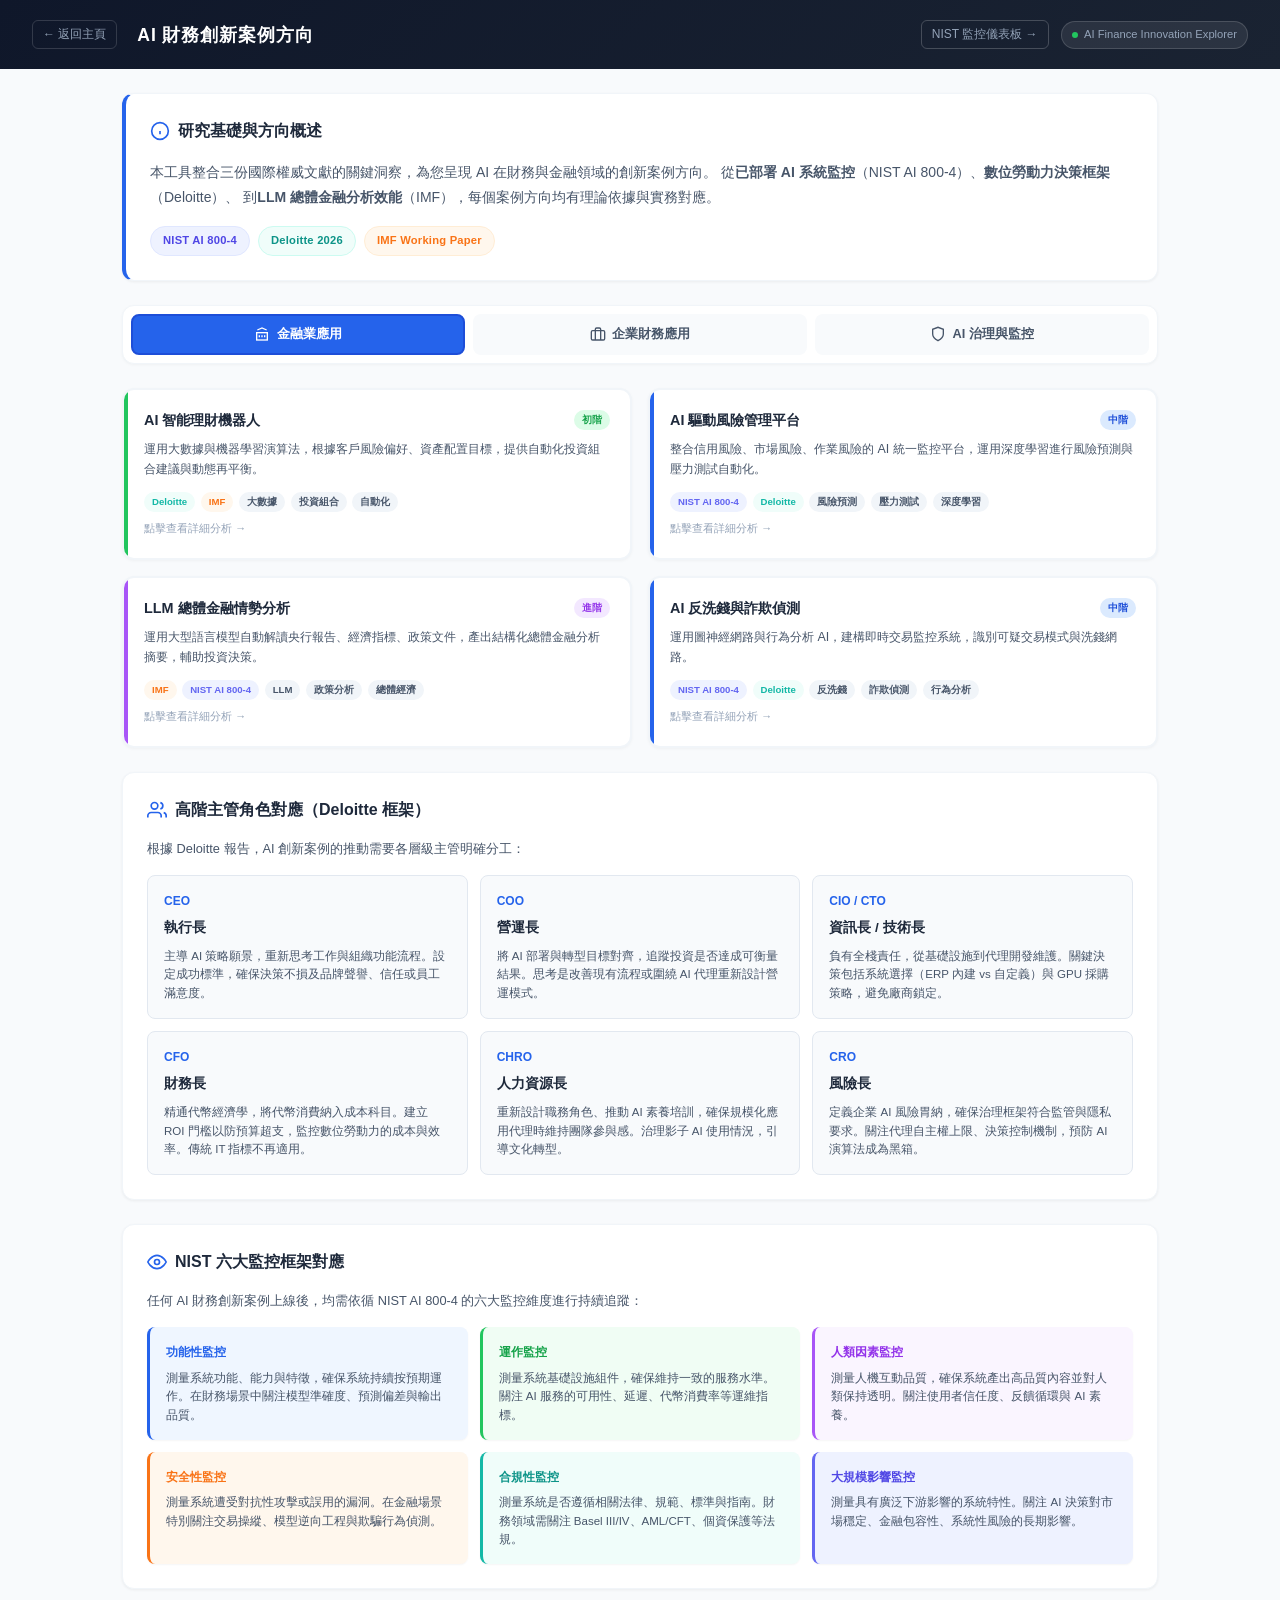
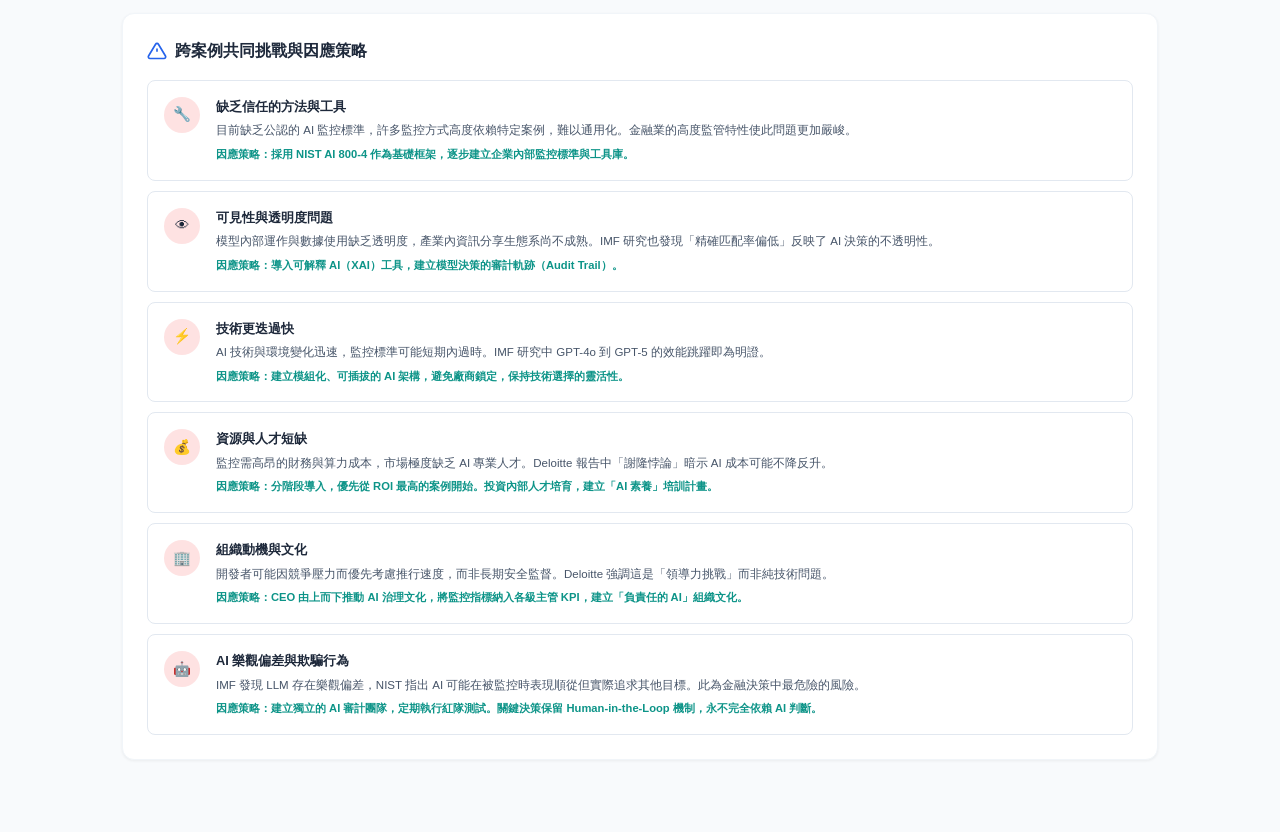
<file: ai-finance.html>
<!DOCTYPE html>
<html lang="zh-Hant">
<head>
  <meta charset="UTF-8">
  <meta name="viewport" content="width=device-width, initial-scale=1.0, maximum-scale=5.0, viewport-fit=cover">
  <title>AI 財務創新案例方向 - AI Finance Innovation Explorer</title>
  <link rel="stylesheet" href="css/ai-finance.css">
</head>
<body>
  <header class="app-header">
    <div class="header-left">
      <a href="index.html" class="back-link">← 返回主頁</a>
      <h1 class="app-brand">AI 財務創新案例方向</h1>
    </div>
    <div style="display:flex;align-items:center;gap:0.75rem">
      <a href="nist-dashboard.html" class="back-link" style="border-color:rgba(255,255,255,0.2)">NIST 監控儀表板 →</a>
      <div class="header-badge">
        <span class="pulse-dot"></span>
        AI Finance Innovation Explorer
      </div>
    </div>
  </header>

  <main class="main-content">
    <!-- Overview Section -->
    <section class="overview-section">
      <div class="card intro-card">
        <h2 class="section-title">
          <svg width="20" height="20" viewBox="0 0 24 24" fill="none" stroke="currentColor" stroke-width="2"><circle cx="12" cy="12" r="10"/><path d="M12 16v-4"/><path d="M12 8h.01"/></svg>
          研究基礎與方向概述
        </h2>
        <p class="intro-text">
          本工具整合三份國際權威文獻的關鍵洞察，為您呈現 AI 在財務與金融領域的創新案例方向。
          從<strong>已部署 AI 系統監控</strong>（NIST AI 800-4）、<strong>數位勞動力決策框架</strong>（Deloitte）、
          到<strong>LLM 總體金融分析效能</strong>（IMF），每個案例方向均有理論依據與實務對應。
        </p>
        <div class="source-tags">
          <span class="source-tag nist">NIST AI 800-4</span>
          <span class="source-tag deloitte">Deloitte 2026</span>
          <span class="source-tag imf">IMF Working Paper</span>
        </div>
      </div>
    </section>

    <!-- Domain Selector -->
    <section class="domain-selector">
      <div class="domain-tabs" id="domainTabs">
        <button class="domain-tab active" data-domain="banking">
          <svg width="16" height="16" viewBox="0 0 24 24" fill="none" stroke="currentColor" stroke-width="2"><path d="M3 21h18"/><path d="M3 10h18"/><path d="M5 6l7-3 7 3"/><path d="M4 10v11"/><path d="M20 10v11"/><path d="M8 14v3"/><path d="M12 14v3"/><path d="M16 14v3"/></svg>
          金融業應用
        </button>
        <button class="domain-tab" data-domain="corporate">
          <svg width="16" height="16" viewBox="0 0 24 24" fill="none" stroke="currentColor" stroke-width="2"><rect x="2" y="7" width="20" height="14" rx="2" ry="2"/><path d="M16 21V5a2 2 0 0 0-2-2h-4a2 2 0 0 0-2 2v16"/></svg>
          企業財務應用
        </button>
        <button class="domain-tab" data-domain="governance">
          <svg width="16" height="16" viewBox="0 0 24 24" fill="none" stroke="currentColor" stroke-width="2"><path d="M12 22s8-4 8-10V5l-8-3-8 3v7c0 6 8 10 8 10z"/></svg>
          AI 治理與監控
        </button>
      </div>
    </section>

    <!-- Case Cards Grid -->
    <section class="cases-grid" id="casesGrid"></section>

    <!-- Detail Panel (shown when a case is clicked) -->
    <section class="detail-panel" id="detailPanel" style="display:none">
      <div class="detail-card">
        <div class="detail-header">
          <button class="detail-close" id="detailClose">✕ 關閉</button>
          <h3 class="detail-title" id="detailTitle"></h3>
          <div class="detail-sources" id="detailSources"></div>
        </div>
        <div class="detail-body" id="detailBody"></div>
      </div>
    </section>

    <!-- C-Suite Mapping -->
    <section class="csuite-section">
      <div class="card">
        <h2 class="section-title">
          <svg width="20" height="20" viewBox="0 0 24 24" fill="none" stroke="currentColor" stroke-width="2"><path d="M17 21v-2a4 4 0 0 0-4-4H5a4 4 0 0 0-4 4v2"/><circle cx="9" cy="7" r="4"/><path d="M23 21v-2a4 4 0 0 0-3-3.87"/><path d="M16 3.13a4 4 0 0 1 0 7.75"/></svg>
          高階主管角色對應（Deloitte 框架）
        </h2>
        <p class="csuite-intro">根據 Deloitte 報告，AI 創新案例的推動需要各層級主管明確分工：</p>
        <div class="csuite-grid" id="csuiteGrid"></div>
      </div>
    </section>

    <!-- Monitoring Framework -->
    <section class="monitoring-section">
      <div class="card">
        <h2 class="section-title">
          <svg width="20" height="20" viewBox="0 0 24 24" fill="none" stroke="currentColor" stroke-width="2"><path d="M1 12s4-8 11-8 11 8 11 8-4 8-11 8-11-8-11-8z"/><circle cx="12" cy="12" r="3"/></svg>
          NIST 六大監控框架對應
        </h2>
        <p class="monitoring-intro">任何 AI 財務創新案例上線後，均需依循 NIST AI 800-4 的六大監控維度進行持續追蹤：</p>
        <div class="monitoring-grid" id="monitoringGrid"></div>
      </div>
    </section>

    <!-- Key Challenges -->
    <section class="challenges-section">
      <div class="card">
        <h2 class="section-title">
          <svg width="20" height="20" viewBox="0 0 24 24" fill="none" stroke="currentColor" stroke-width="2"><path d="M10.29 3.86L1.82 18a2 2 0 0 0 1.71 3h16.94a2 2 0 0 0 1.71-3L13.71 3.86a2 2 0 0 0-3.42 0z"/><line x1="12" y1="9" x2="12" y2="13"/><line x1="12" y1="17" x2="12.01" y2="17"/></svg>
          跨案例共同挑戰與因應策略
        </h2>
        <div class="challenges-list" id="challengesList"></div>
      </div>
    </section>
  </main>

  <script src="js/ai-finance-data.js"></script>
  <script src="js/ai-finance.js"></script>
</body>
</html>
</file>
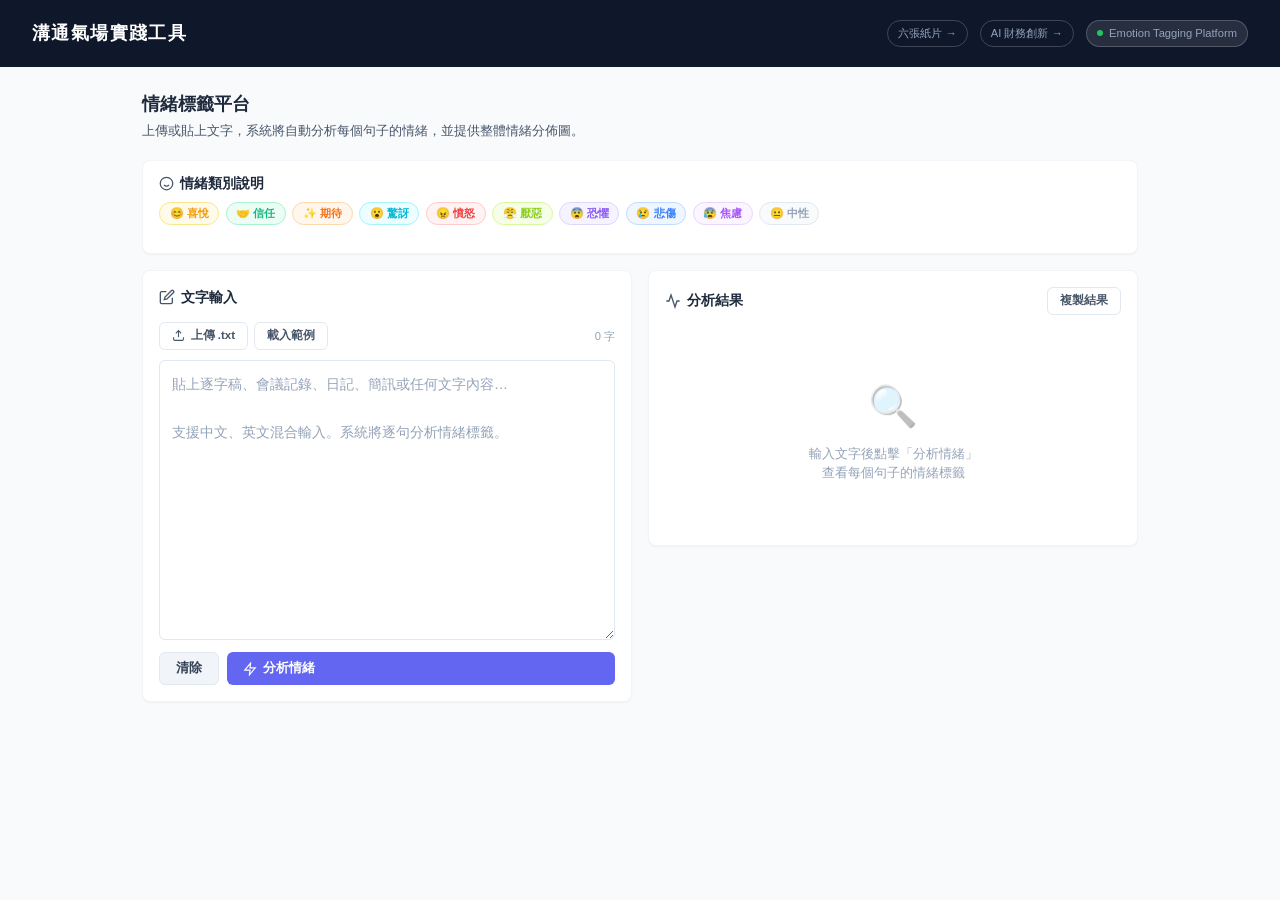
<file: emotion-tagger.html>
<!DOCTYPE html>
<html lang="zh-Hant">
<head>
  <meta charset="UTF-8">
  <meta name="viewport" content="width=device-width, initial-scale=1.0, maximum-scale=5.0, viewport-fit=cover">
  <title>情緒標籤平台 - Emotion Tagging Platform</title>
  <link rel="stylesheet" href="css/styles.css">
  <link rel="stylesheet" href="css/emotion-tagger.css">
</head>
<body>

  <!-- Header -->
  <header class="app-header">
    <h1 class="app-brand">溝通氣場實踐工具</h1>
    <div style="display:flex;align-items:center;gap:0.75rem;flex-wrap:wrap">
      <a href="index.html" style="font-size:0.7rem;color:var(--slate-400);text-decoration:none;border:1px solid rgba(255,255,255,0.2);padding:0.25rem 0.625rem;border-radius:999px;transition:all 0.15s" onmouseover="this.style.color='white';this.style.borderColor='rgba(255,255,255,0.5)'" onmouseout="this.style.color='';this.style.borderColor=''">六張紙片 →</a>
      <a href="ai-finance.html" style="font-size:0.7rem;color:var(--slate-400);text-decoration:none;border:1px solid rgba(255,255,255,0.2);padding:0.25rem 0.625rem;border-radius:999px;transition:all 0.15s" onmouseover="this.style.color='white';this.style.borderColor='rgba(255,255,255,0.5)'" onmouseout="this.style.color='';this.style.borderColor=''">AI 財務創新 →</a>
      <div class="header-badge">
        <span class="pulse-dot"></span>
        Emotion Tagging Platform
      </div>
    </div>
  </header>

  <main class="main-content" style="max-width:1060px">

    <!-- Page Title -->
    <div style="margin-bottom:1.25rem">
      <h2 style="font-size:1.1rem;font-weight:800;color:var(--slate-800);margin-bottom:0.25rem">
        情緒標籤平台
      </h2>
      <p style="font-size:0.8rem;color:var(--slate-600)">
        上傳或貼上文字，系統將自動分析每個句子的情緒，並提供整體情緒分佈圖。
      </p>
    </div>

    <!-- Emotion Legend -->
    <div class="card" style="margin-bottom:1rem;padding:0.75rem 1rem">
      <div class="card-title" style="margin-bottom:0.5rem">
        <svg width="15" height="15" viewBox="0 0 24 24" fill="none" stroke="currentColor" stroke-width="2"><circle cx="12" cy="12" r="10"/><path d="M8 14s1.5 2 4 2 4-2 4-2"/><line x1="9" y1="9" x2="9.01" y2="9"/><line x1="15" y1="9" x2="15.01" y2="9"/></svg>
        情緒類別說明
      </div>
      <div class="et-legend" id="etLegend"></div>
    </div>

    <!-- Main 2-column layout -->
    <div class="et-layout">

      <!-- Left: Input Panel -->
      <div class="card et-input-panel">
        <h4 class="card-title">
          <svg width="16" height="16" viewBox="0 0 24 24" fill="none" stroke="currentColor" stroke-width="2"><path d="M11 4H4a2 2 0 0 0-2 2v14a2 2 0 0 0 2 2h14a2 2 0 0 0 2-2v-7"/><path d="M18.5 2.5a2.121 2.121 0 0 1 3 3L12 15l-4 1 1-4 9.5-9.5z"/></svg>
          文字輸入
        </h4>

        <!-- Toolbar -->
        <div class="et-toolbar">
          <div class="et-toolbar-left">
            <button class="et-btn et-btn-ghost" id="etUploadBtn">
              <svg width="13" height="13" viewBox="0 0 24 24" fill="none" stroke="currentColor" stroke-width="2"><path d="M21 15v4a2 2 0 0 1-2 2H5a2 2 0 0 1-2-2v-4"/><polyline points="17 8 12 3 7 8"/><line x1="12" y1="3" x2="12" y2="15"/></svg>
              上傳 .txt
            </button>
            <input type="file" id="etFileInput" accept=".txt,.md" style="display:none">
            <button class="et-btn et-btn-ghost" id="etDemoBtn">載入範例</button>
          </div>
          <span class="et-char-count" id="etCharCount">0 字</span>
        </div>

        <!-- Textarea -->
        <textarea
          class="et-textarea"
          id="etInput"
          placeholder="貼上逐字稿、會議記錄、日記、簡訊或任何文字內容…&#10;&#10;支援中文、英文混合輸入。系統將逐句分析情緒標籤。"
        ></textarea>

        <!-- Error -->
        <div class="et-error" id="etError"></div>

        <!-- Action Buttons -->
        <div class="et-btn-row">
          <button class="et-btn et-btn-secondary" id="etClearBtn">清除</button>
          <button class="et-btn et-btn-primary" id="etAnalyzeBtn">
            <svg width="14" height="14" viewBox="0 0 24 24" fill="none" stroke="currentColor" stroke-width="2"><polygon points="13 2 3 14 12 14 11 22 21 10 12 10 13 2"/></svg>
            分析情緒
          </button>
        </div>
      </div>

      <!-- Right: Results Panel -->
      <div class="card et-results-panel">
        <h4 class="card-title" style="justify-content:space-between">
          <span style="display:flex;align-items:center;gap:0.375rem">
            <svg width="16" height="16" viewBox="0 0 24 24" fill="none" stroke="currentColor" stroke-width="2"><polyline points="22 12 18 12 15 21 9 3 6 12 2 12"/></svg>
            分析結果
          </span>
          <button class="et-btn et-btn-ghost" id="etCopyBtn" style="display:none">複製結果</button>
        </h4>

        <!-- Placeholder -->
        <div class="et-placeholder" id="etPlaceholder">
          <div class="et-placeholder-icon">🔍</div>
          <p class="et-placeholder-text">輸入文字後點擊「分析情緒」<br>查看每個句子的情緒標籤</p>
        </div>

        <!-- Results (hidden until analyzed) -->
        <div id="etResults" style="display:none">

          <!-- Summary Bar -->
          <div class="et-summary">
            <div class="et-summary-dominant">
              <span class="et-dominant-icon" id="etDominantIcon">😐</span>
              <div class="et-dominant-info">
                <div class="et-dominant-caption">主要情緒</div>
                <div class="et-dominant-label" id="etDominantLabel">—</div>
              </div>
            </div>
            <div class="et-summary-divider"></div>
            <div>
              <div class="et-dominant-caption">分析句數</div>
              <div class="et-sentence-count" id="etSentenceCount">—</div>
            </div>
          </div>

          <!-- Distribution -->
          <div class="et-section">
            <div class="et-section-title">
              <svg width="12" height="12" viewBox="0 0 24 24" fill="none" stroke="currentColor" stroke-width="2"><rect x="18" y="3" width="4" height="18"/><rect x="10" y="8" width="4" height="13"/><rect x="2" y="13" width="4" height="8"/></svg>
              情緒分佈
            </div>
            <div id="etDistribution"></div>
          </div>

          <!-- Sentence Breakdown -->
          <div class="et-section">
            <div class="et-section-title">
              <svg width="12" height="12" viewBox="0 0 24 24" fill="none" stroke="currentColor" stroke-width="2"><line x1="8" y1="6" x2="21" y2="6"/><line x1="8" y1="12" x2="21" y2="12"/><line x1="8" y1="18" x2="21" y2="18"/><line x1="3" y1="6" x2="3.01" y2="6"/><line x1="3" y1="12" x2="3.01" y2="12"/><line x1="3" y1="18" x2="3.01" y2="18"/></svg>
              逐句分析
            </div>
            <div class="et-sentence-list" id="etSentenceList"></div>
          </div>

        </div>
      </div>

    </div>
    <!-- end .et-layout -->

  </main>

  <script src="js/emotion-tagger.js"></script>
  <script>
    // Render legend on load
    document.addEventListener('DOMContentLoaded', function() {
      var legend = document.getElementById('etLegend');
      Object.keys(EMOTIONS).forEach(function(k) {
        var e = EMOTIONS[k];
        var pill = document.createElement('span');
        pill.className = 'et-pill';
        pill.style.cssText = 'background:' + e.bg + ';color:' + e.color + ';border:1px solid ' + e.border + ';font-size:0.7rem;padding:0.15rem 0.6rem;font-weight:600;border-radius:999px';
        pill.textContent = e.icon + ' ' + e.label;
        legend.appendChild(pill);
      });

      // Show copy button when results rendered
      var origRender = etRenderResults;
      document.getElementById('etCopyBtn').style.display = 'inline-flex';
    });
  </script>
</body>
</html>
</file>
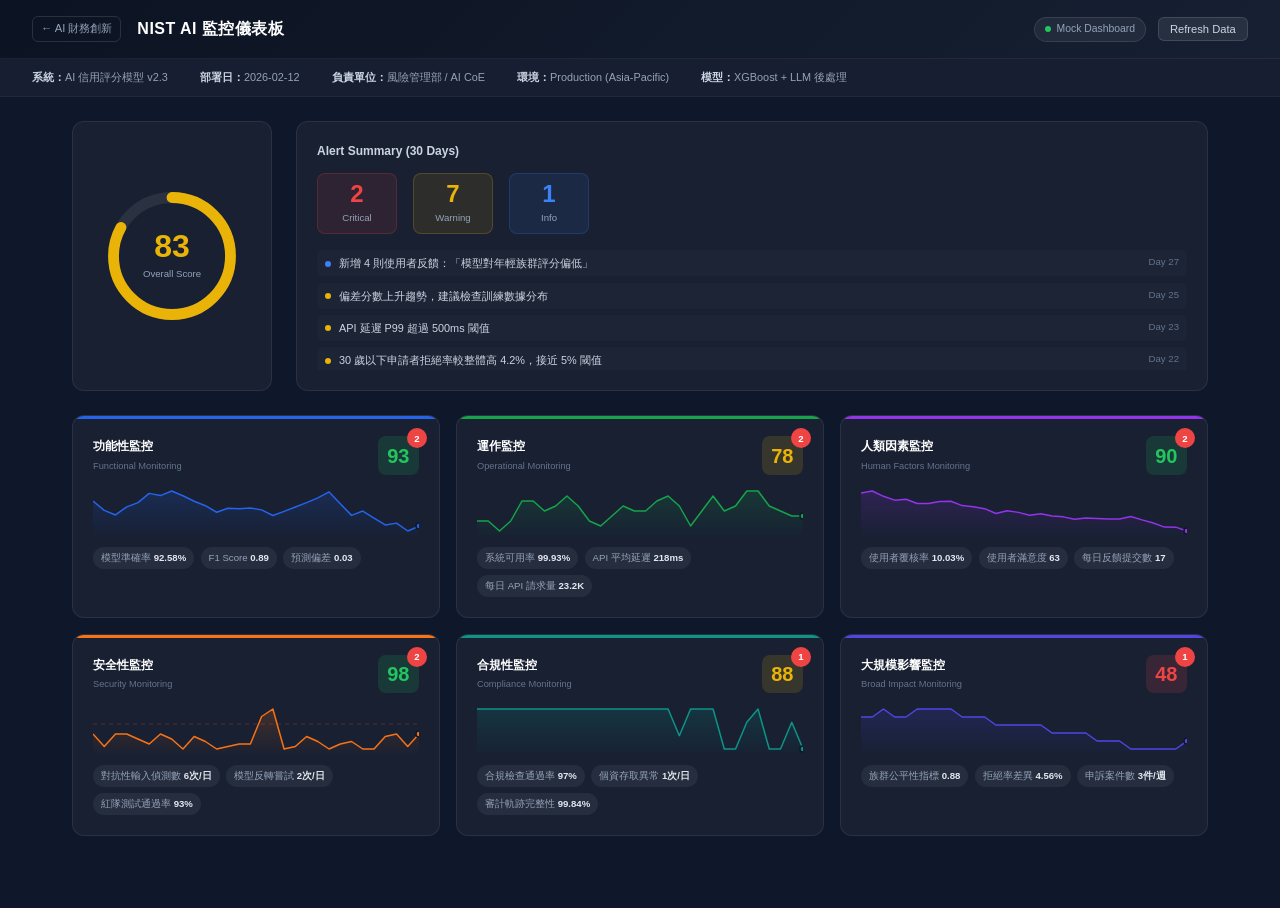
<file: nist-dashboard.html>
<!DOCTYPE html>
<html lang="zh-Hant">
<head>
  <meta charset="UTF-8">
  <meta name="viewport" content="width=device-width, initial-scale=1.0, maximum-scale=5.0, viewport-fit=cover">
  <title>NIST AI 監控儀表板 - AI Monitoring Dashboard</title>
  <link rel="stylesheet" href="css/nist-dashboard.css">
</head>
<body>
  <!-- Header -->
  <header class="dash-header">
    <div class="dash-header-left">
      <a href="ai-finance.html" class="back-link">&larr; AI 財務創新</a>
      <h1 class="dash-title">NIST AI 監控儀表板</h1>
    </div>
    <div class="dash-header-right">
      <span class="sys-badge">
        <span class="live-dot"></span>
        Mock Dashboard
      </span>
      <button class="refresh-btn" id="refreshBtn">Refresh Data</button>
    </div>
  </header>

  <!-- System Info Bar -->
  <div class="sys-info-bar" id="sysInfoBar"></div>

  <main class="dash-main">
    <!-- Overall Score + Alerts -->
    <section class="overall-section">
      <div class="overall-score-card">
        <div class="score-ring" id="overallRing"></div>
      </div>
      <div class="alert-summary-card">
        <div class="alert-summary-title">Alert Summary (30 Days)</div>
        <div class="alert-summary-counts">
          <div class="alert-count-box critical">
            <div class="alert-count-num" id="alertCriticalNum">0</div>
            <div class="alert-count-label">Critical</div>
          </div>
          <div class="alert-count-box warning">
            <div class="alert-count-num" id="alertWarningNum">0</div>
            <div class="alert-count-label">Warning</div>
          </div>
          <div class="alert-count-box info">
            <div class="alert-count-num" id="alertInfoNum">0</div>
            <div class="alert-count-label">Info</div>
          </div>
        </div>
        <div class="alert-recent-list" id="alertRecentList"></div>
      </div>
    </section>

    <!-- 6 Dimension Grid -->
    <section class="dim-grid" id="dimGrid"></section>

    <!-- Detail Panel (hidden by default) -->
    <section class="detail-panel" id="detailPanel" style="display:none">
      <div class="detail-header">
        <div class="detail-header-left">
          <div class="detail-dim-icon" id="detailIcon"></div>
          <div>
            <div class="detail-dim-title" id="detailTitle"></div>
            <div class="detail-dim-subtitle" id="detailSubtitle"></div>
          </div>
        </div>
        <button class="detail-close-btn" id="detailCloseBtn">Close</button>
      </div>
      <div class="detail-body">
        <div class="detail-metrics-grid" id="detailMetrics"></div>
        <div class="detail-timeline-section">
          <div class="detail-timeline-col">
            <div class="detail-col-title alerts-title">Alerts</div>
            <div id="detailAlerts"></div>
          </div>
          <div class="detail-timeline-col">
            <div class="detail-col-title events-title">Events</div>
            <div id="detailEvents"></div>
          </div>
        </div>
      </div>
    </section>
  </main>

  <script src="js/nist-dashboard-data.js"></script>
  <script src="js/nist-dashboard.js"></script>
</body>
</html>
</file>
<file: css/ai-finance.css>
/* === Reset === */
*, *::before, *::after { margin: 0; padding: 0; box-sizing: border-box; }

:root {
  --slate-50: #f8fafc; --slate-100: #f1f5f9; --slate-200: #e2e8f0;
  --slate-400: #94a3b8; --slate-600: #475569; --slate-700: #334155;
  --slate-800: #1e293b; --slate-900: #0f172a;
  --blue-50: #eff6ff; --blue-100: #dbeafe; --blue-600: #2563eb; --blue-700: #1d4ed8;
  --green-50: #f0fdf4; --green-100: #dcfce7; --green-500: #22c55e; --green-600: #16a34a;
  --red-50: #fef2f2; --red-100: #fee2e2; --red-500: #ef4444;
  --yellow-50: #fefce8; --yellow-100: #fef9c3; --yellow-500: #eab308;
  --orange-50: #fff7ed; --orange-100: #ffedd5; --orange-500: #f97316;
  --purple-50: #faf5ff; --purple-100: #f3e8ff; --purple-500: #a855f7; --purple-600: #9333ea;
  --teal-50: #f0fdfa; --teal-100: #ccfbf1; --teal-500: #14b8a6; --teal-600: #0d9488;
  --indigo-50: #eef2ff; --indigo-100: #e0e7ff; --indigo-500: #6366f1; --indigo-600: #4f46e5;
}

html { -webkit-text-size-adjust: 100%; scroll-behavior: smooth; }

body {
  font-family: -apple-system, BlinkMacSystemFont, 'Segoe UI', 'Noto Sans TC', sans-serif;
  background: var(--slate-50);
  color: var(--slate-800);
  line-height: 1.6;
  overflow-x: hidden;
  -webkit-font-smoothing: antialiased;
}

/* ========== App Header ========== */
.app-header {
  background: linear-gradient(135deg, var(--slate-900), #1a2332);
  color: white;
  padding: 1.25rem 2rem;
  display: flex;
  justify-content: space-between;
  align-items: center;
  flex-wrap: wrap;
  gap: 0.5rem;
  position: sticky;
  top: 0;
  z-index: 100;
}

.header-left {
  display: flex;
  align-items: center;
  gap: 1.25rem;
}

.back-link {
  color: var(--slate-400);
  text-decoration: none;
  font-size: 0.75rem;
  padding: 0.25rem 0.625rem;
  border: 1px solid rgba(255,255,255,0.15);
  border-radius: 0.375rem;
  transition: all 0.15s;
}
.back-link:hover {
  color: white;
  border-color: rgba(255,255,255,0.4);
}

.app-brand {
  font-size: 1.1rem;
  font-weight: 900;
  letter-spacing: 0.05em;
}

.header-badge {
  display: inline-flex; align-items: center; gap: 0.4rem;
  font-size: 0.7rem; background: rgba(255,255,255,0.08);
  border: 1px solid rgba(255,255,255,0.15);
  padding: 0.25rem 0.625rem; border-radius: 999px;
  color: var(--slate-400);
}

.pulse-dot {
  width: 6px; height: 6px; background: var(--green-500);
  border-radius: 50%; animation: pulse 2s infinite;
}
@keyframes pulse { 0%,100%{opacity:1} 50%{opacity:.4} }

/* ========== Main Content ========== */
.main-content {
  max-width: 1100px;
  margin: 0 auto;
  padding: 1.5rem 2rem 3rem;
}

/* ========== Cards ========== */
.card {
  background: white;
  padding: 1.5rem;
  border-radius: 0.75rem;
  border: 1px solid var(--slate-100);
  box-shadow: 0 1px 3px rgba(0,0,0,.06);
}

.section-title {
  font-size: 1rem;
  font-weight: 800;
  margin-bottom: 1rem;
  display: flex;
  align-items: center;
  gap: 0.5rem;
  color: var(--slate-800);
}
.section-title svg { flex-shrink: 0; color: var(--blue-600); }

/* ========== Overview ========== */
.overview-section { margin-bottom: 1.5rem; }

.intro-card {
  border-left: 4px solid var(--blue-600);
}

.intro-text {
  font-size: 0.875rem;
  color: var(--slate-600);
  line-height: 1.8;
  margin-bottom: 1rem;
}

.source-tags {
  display: flex;
  gap: 0.5rem;
  flex-wrap: wrap;
}

.source-tag {
  padding: 0.3rem 0.75rem;
  border-radius: 999px;
  font-size: 0.7rem;
  font-weight: 700;
  letter-spacing: 0.02em;
}

.source-tag.nist {
  background: var(--indigo-50);
  color: var(--indigo-600);
  border: 1px solid var(--indigo-100);
}
.source-tag.deloitte {
  background: var(--teal-50);
  color: var(--teal-600);
  border: 1px solid var(--teal-100);
}
.source-tag.imf {
  background: var(--orange-50);
  color: var(--orange-500);
  border: 1px solid var(--orange-100);
}

/* ========== Domain Selector ========== */
.domain-selector {
  margin-bottom: 1.5rem;
}

.domain-tabs {
  display: flex;
  gap: 0.5rem;
  background: white;
  padding: 0.5rem;
  border-radius: 0.75rem;
  border: 1px solid var(--slate-100);
  box-shadow: 0 1px 3px rgba(0,0,0,.04);
}

.domain-tab {
  flex: 1;
  padding: 0.625rem 1rem;
  border: 2px solid transparent;
  border-radius: 0.5rem;
  background: var(--slate-50);
  color: var(--slate-600);
  font-size: 0.8rem;
  font-weight: 700;
  cursor: pointer;
  transition: all 0.2s;
  display: flex;
  align-items: center;
  justify-content: center;
  gap: 0.4rem;
}
.domain-tab:hover {
  background: var(--blue-50);
  color: var(--blue-600);
}
.domain-tab.active {
  background: var(--blue-600);
  color: white;
  border-color: var(--blue-700);
}
.domain-tab.active svg { stroke: white; }

/* ========== Cases Grid ========== */
.cases-grid {
  display: grid;
  grid-template-columns: repeat(2, 1fr);
  gap: 1rem;
  margin-bottom: 1.5rem;
}

.case-card {
  background: white;
  padding: 1.25rem;
  border-radius: 0.75rem;
  border: 2px solid var(--slate-100);
  cursor: pointer;
  transition: all 0.25s;
  box-shadow: 0 1px 3px rgba(0,0,0,.04);
  position: relative;
  overflow: hidden;
}

.case-card::before {
  content: '';
  position: absolute;
  top: 0;
  left: 0;
  width: 4px;
  height: 100%;
  border-radius: 4px 0 0 4px;
}

.case-card[data-level="basic"]::before { background: var(--green-500); }
.case-card[data-level="intermediate"]::before { background: var(--blue-600); }
.case-card[data-level="advanced"]::before { background: var(--purple-500); }

.case-card:hover {
  border-color: var(--blue-600);
  transform: translateY(-2px);
  box-shadow: 0 6px 20px rgba(37,99,235,.12);
}

.case-card-header {
  display: flex;
  align-items: flex-start;
  justify-content: space-between;
  margin-bottom: 0.625rem;
}

.case-card-title {
  font-size: 0.9rem;
  font-weight: 800;
  color: var(--slate-800);
  line-height: 1.4;
}

.case-level-badge {
  padding: 0.15rem 0.5rem;
  border-radius: 999px;
  font-size: 0.6rem;
  font-weight: 700;
  white-space: nowrap;
  flex-shrink: 0;
  margin-left: 0.5rem;
}

.case-level-badge.basic {
  background: var(--green-100);
  color: var(--green-600);
}
.case-level-badge.intermediate {
  background: var(--blue-100);
  color: var(--blue-700);
}
.case-level-badge.advanced {
  background: var(--purple-100);
  color: var(--purple-600);
}

.case-card-desc {
  font-size: 0.78rem;
  color: var(--slate-600);
  line-height: 1.6;
  margin-bottom: 0.75rem;
}

.case-card-tags {
  display: flex;
  gap: 0.35rem;
  flex-wrap: wrap;
}

.case-tag {
  padding: 0.15rem 0.5rem;
  border-radius: 999px;
  font-size: 0.6rem;
  font-weight: 600;
}

.case-tag.nist { background: var(--indigo-50); color: var(--indigo-500); }
.case-tag.deloitte { background: var(--teal-50); color: var(--teal-500); }
.case-tag.imf { background: var(--orange-50); color: var(--orange-500); }
.case-tag.keyword { background: var(--slate-100); color: var(--slate-600); }

.case-card-arrow {
  font-size: 0.7rem;
  color: var(--slate-400);
  margin-top: 0.5rem;
}

/* ========== Detail Panel ========== */
.detail-panel {
  margin-bottom: 1.5rem;
}

.detail-card {
  background: white;
  border-radius: 0.75rem;
  border: 2px solid var(--blue-600);
  box-shadow: 0 4px 20px rgba(37,99,235,.1);
  overflow: hidden;
}

.detail-header {
  background: linear-gradient(135deg, var(--blue-50), var(--indigo-50));
  padding: 1.25rem 1.5rem;
  border-bottom: 1px solid var(--slate-200);
  position: relative;
}

.detail-close {
  position: absolute;
  top: 0.75rem;
  right: 1rem;
  background: white;
  border: 1px solid var(--slate-200);
  padding: 0.25rem 0.625rem;
  border-radius: 0.375rem;
  font-size: 0.7rem;
  color: var(--slate-600);
  cursor: pointer;
  transition: all 0.15s;
}
.detail-close:hover {
  background: var(--red-50);
  color: var(--red-500);
  border-color: var(--red-500);
}

.detail-title {
  font-size: 1.1rem;
  font-weight: 800;
  color: var(--slate-800);
  padding-right: 4rem;
}

.detail-sources {
  display: flex;
  gap: 0.4rem;
  margin-top: 0.625rem;
  flex-wrap: wrap;
}

.detail-body {
  padding: 1.5rem;
}

.detail-section {
  margin-bottom: 1.5rem;
}

.detail-section:last-child {
  margin-bottom: 0;
}

.detail-section-title {
  font-size: 0.8rem;
  font-weight: 800;
  color: var(--slate-700);
  margin-bottom: 0.5rem;
  display: flex;
  align-items: center;
  gap: 0.375rem;
}

.detail-section-title::before {
  content: '';
  display: inline-block;
  width: 3px;
  height: 14px;
  background: var(--blue-600);
  border-radius: 2px;
}

.detail-list {
  list-style: none;
  padding: 0;
}

.detail-list li {
  font-size: 0.8rem;
  color: var(--slate-600);
  line-height: 1.7;
  padding: 0.25rem 0 0.25rem 1.25rem;
  position: relative;
}

.detail-list li::before {
  content: '→';
  position: absolute;
  left: 0;
  color: var(--blue-600);
  font-weight: 700;
}

.detail-highlight {
  background: var(--yellow-50);
  border: 1px solid var(--yellow-100);
  border-radius: 0.5rem;
  padding: 0.875rem 1rem;
  margin-top: 0.75rem;
}

.detail-highlight-label {
  font-size: 0.7rem;
  font-weight: 700;
  color: var(--yellow-500);
  margin-bottom: 0.25rem;
}

.detail-highlight-text {
  font-size: 0.8rem;
  color: var(--slate-700);
  line-height: 1.6;
}

/* ========== C-Suite Grid ========== */
.csuite-section {
  margin-bottom: 1.5rem;
}

.csuite-intro {
  font-size: 0.8rem;
  color: var(--slate-600);
  margin-bottom: 1rem;
}

.csuite-grid {
  display: grid;
  grid-template-columns: repeat(3, 1fr);
  gap: 0.75rem;
}

.csuite-card {
  padding: 1rem;
  border-radius: 0.5rem;
  border: 1px solid var(--slate-200);
  background: var(--slate-50);
  transition: all 0.2s;
}

.csuite-card:hover {
  border-color: var(--blue-600);
  background: var(--blue-50);
}

.csuite-role {
  font-size: 0.75rem;
  font-weight: 800;
  color: var(--blue-600);
  margin-bottom: 0.375rem;
}

.csuite-title {
  font-size: 0.85rem;
  font-weight: 700;
  color: var(--slate-800);
  margin-bottom: 0.5rem;
}

.csuite-desc {
  font-size: 0.72rem;
  color: var(--slate-600);
  line-height: 1.6;
}

/* ========== Monitoring Grid ========== */
.monitoring-section {
  margin-bottom: 1.5rem;
}

.monitoring-intro {
  font-size: 0.8rem;
  color: var(--slate-600);
  margin-bottom: 1rem;
}

.monitoring-grid {
  display: grid;
  grid-template-columns: repeat(3, 1fr);
  gap: 0.75rem;
}

.monitoring-card {
  padding: 1rem;
  border-radius: 0.5rem;
  border-left: 3px solid;
  background: white;
  box-shadow: 0 1px 2px rgba(0,0,0,.04);
}

.monitoring-card:nth-child(1) { border-color: var(--blue-600); background: var(--blue-50); }
.monitoring-card:nth-child(2) { border-color: var(--green-500); background: var(--green-50); }
.monitoring-card:nth-child(3) { border-color: var(--purple-500); background: var(--purple-50); }
.monitoring-card:nth-child(4) { border-color: var(--orange-500); background: var(--orange-50); }
.monitoring-card:nth-child(5) { border-color: var(--teal-500); background: var(--teal-50); }
.monitoring-card:nth-child(6) { border-color: var(--indigo-500); background: var(--indigo-50); }

.monitoring-label {
  font-size: 0.75rem;
  font-weight: 800;
  margin-bottom: 0.375rem;
}

.monitoring-card:nth-child(1) .monitoring-label { color: var(--blue-600); }
.monitoring-card:nth-child(2) .monitoring-label { color: var(--green-600); }
.monitoring-card:nth-child(3) .monitoring-label { color: var(--purple-600); }
.monitoring-card:nth-child(4) .monitoring-label { color: var(--orange-500); }
.monitoring-card:nth-child(5) .monitoring-label { color: var(--teal-600); }
.monitoring-card:nth-child(6) .monitoring-label { color: var(--indigo-600); }

.monitoring-desc {
  font-size: 0.72rem;
  color: var(--slate-600);
  line-height: 1.6;
}

/* ========== Challenges ========== */
.challenges-section { margin-bottom: 1.5rem; }

.challenges-list {
  display: grid;
  gap: 0.625rem;
}

.challenge-item {
  display: flex;
  gap: 1rem;
  padding: 1rem;
  border-radius: 0.5rem;
  border: 1px solid var(--slate-200);
  background: white;
  transition: all 0.2s;
}

.challenge-item:hover {
  border-color: var(--orange-500);
  background: var(--orange-50);
}

.challenge-icon {
  flex-shrink: 0;
  width: 36px;
  height: 36px;
  border-radius: 50%;
  background: var(--red-100);
  display: flex;
  align-items: center;
  justify-content: center;
  font-size: 0.9rem;
}

.challenge-content { flex: 1; }

.challenge-title {
  font-size: 0.8rem;
  font-weight: 700;
  color: var(--slate-800);
  margin-bottom: 0.25rem;
}

.challenge-desc {
  font-size: 0.72rem;
  color: var(--slate-600);
  line-height: 1.6;
}

.challenge-strategy {
  font-size: 0.7rem;
  color: var(--teal-600);
  font-weight: 600;
  margin-top: 0.375rem;
}

/* ========== RESPONSIVE ========== */
@media (max-width: 1024px) {
  .cases-grid { grid-template-columns: 1fr; }
  .csuite-grid { grid-template-columns: repeat(2, 1fr); }
  .monitoring-grid { grid-template-columns: repeat(2, 1fr); }
}

@media (max-width: 768px) {
  .app-header {
    padding: 0.875rem 1rem;
    flex-direction: column;
    align-items: flex-start;
  }
  .header-left { flex-direction: column; align-items: flex-start; gap: 0.5rem; }
  .app-brand { font-size: 1rem; }
  .main-content { padding: 0.875rem; }
  .domain-tabs { flex-direction: column; }
  .csuite-grid { grid-template-columns: 1fr; }
  .monitoring-grid { grid-template-columns: 1fr; }
}

@media (max-width: 380px) {
  .app-brand { font-size: 0.9rem; }
}
</file>
<file: css/styles.css>
/* === Reset === */
*, *::before, *::after { margin: 0; padding: 0; box-sizing: border-box; }

:root {
  --slate-50: #f8fafc; --slate-100: #f1f5f9; --slate-200: #e2e8f0;
  --slate-400: #94a3b8; --slate-600: #475569; --slate-700: #334155;
  --slate-800: #1e293b; --slate-900: #0f172a;
  --blue-50: #eff6ff; --blue-600: #2563eb; --blue-700: #1d4ed8;
  --green-500: #22c55e; --green-100: #dcfce7;
  --red-500: #ef4444; --red-100: #fee2e2;
  --yellow-500: #eab308; --yellow-100: #fef9c3;
  --orange-500: #f97316;
}

html { -webkit-text-size-adjust: 100%; }

body {
  font-family: -apple-system, BlinkMacSystemFont, 'Segoe UI', 'Noto Sans TC', sans-serif;
  background: var(--slate-50);
  color: var(--slate-800);
  line-height: 1.5;
  overflow-x: hidden;
  -webkit-font-smoothing: antialiased;
}

/* ========== App Header ========== */
.app-header {
  background: var(--slate-900);
  color: white;
  padding: 1.25rem 2rem;
  display: flex;
  justify-content: space-between;
  align-items: center;
  flex-wrap: wrap;
  gap: 0.5rem;
}

.app-brand {
  font-size: 1.1rem;
  font-weight: 900;
  letter-spacing: 0.08em;
}

.header-badge {
  display: inline-flex; align-items: center; gap: 0.4rem;
  font-size: 0.7rem; background: rgba(255,255,255,0.1);
  border: 1px solid rgba(255,255,255,0.2);
  padding: 0.25rem 0.625rem; border-radius: 999px;
  color: var(--slate-400);
}

.pulse-dot {
  width: 6px; height: 6px; background: var(--green-500);
  border-radius: 50%; animation: pulse 2s infinite;
}
@keyframes pulse { 0%,100%{opacity:1} 50%{opacity:.4} }

/* ========== Main Content ========== */
.main-content {
  max-width: 960px;
  margin: 0 auto;
  padding: 1.5rem 2rem;
}

/* ========== Cards ========== */
.card {
  background: white; padding: 1rem;
  border-radius: 0.5rem; border: 1px solid var(--slate-100);
  box-shadow: 0 1px 2px rgba(0,0,0,.04);
}
.card-title {
  font-size: 0.875rem; font-weight: 700;
  margin-bottom: 0.875rem;
  display: flex; align-items: center; gap: 0.375rem;
}
.card-title svg { flex-shrink: 0; color: var(--slate-600); }

/* ========== Form Elements ========== */
.input-group { flex: 1; min-width: 140px; }
.input-label { display: block; font-size: 0.7rem; font-weight: 600; color: var(--slate-600); margin-bottom: 0.25rem; }

.select-input {
  width: 100%; padding: 0.4rem 0.5rem;
  border: 1px solid var(--slate-200); border-radius: 0.375rem;
  font-size: 0.8rem; background: white; color: var(--slate-800);
  cursor: pointer; outline: none;
}
.select-input:focus { border-color: var(--blue-600); box-shadow: 0 0 0 2px rgba(37,99,235,.15); }

.sixcards-textarea {
  width: 100%; padding: 0.625rem;
  border: 1px solid var(--slate-200); border-radius: 0.375rem;
  font-size: 0.8rem; font-family: inherit; color: var(--slate-800);
  background: var(--slate-50); resize: vertical; outline: none;
  margin: 0.5rem 0; min-height: 100px;
}
.sixcards-textarea:focus { border-color: var(--blue-600); box-shadow: 0 0 0 2px rgba(37,99,235,.15); }

.sixcards-config-row { display: flex; gap: 0.75rem; }
.sixcards-btn-row { display: flex; gap: 0.5rem; margin-top: 0.5rem; }

/* ========== Buttons ========== */
.btn {
  padding: 0.5rem 1.25rem; border: none; border-radius: 0.375rem;
  font-size: 0.8rem; font-weight: 600; color: white;
  cursor: pointer; transition: all 0.15s;
  -webkit-tap-highlight-color: transparent;
}
.btn-primary { background: var(--blue-600); }
.btn-primary:hover { background: var(--blue-700); }
.btn-secondary { background: var(--slate-600); }
.btn-secondary:hover { background: var(--slate-700); }
.btn-practice { background: var(--green-500); }
.btn-practice:hover { background: #16a34a; }
.btn-practice.stop { background: var(--red-500); }
.btn-practice.stop:hover { background: #dc2626; }
.btn-pdf { background: var(--slate-700); }
.btn-pdf:hover { background: var(--slate-800); }

/* ========== Version Bar ========== */
.sixcards-version-bar {
  display: flex; gap: 0.5rem; margin-top: 0.75rem;
  background: white; padding: 0.625rem 1rem;
  border-radius: 0.5rem; border: 1px solid var(--slate-100);
  box-shadow: 0 1px 2px rgba(0,0,0,.04);
}
.sixcards-version-btn {
  padding: 0.4rem 1rem; border: 1px solid var(--slate-200);
  border-radius: 999px; background: white; color: var(--slate-600);
  font-size: 0.75rem; font-weight: 600; cursor: pointer;
  transition: all 0.15s;
}
.sixcards-version-btn:hover { background: var(--slate-50); }
.sixcards-version-btn.active {
  background: var(--blue-600); color: white; border-color: var(--blue-600);
}

/* ========== Six Cards Board ========== */
.sixcards-board {
  display: grid; grid-template-columns: repeat(3, 1fr);
  gap: 0.75rem; margin-top: 0.75rem;
}
.sixcards-card {
  background: white; padding: 1rem; border-radius: 0.5rem;
  border: 2px solid var(--slate-100); min-height: 120px;
  cursor: default; transition: all 0.25s;
  box-shadow: 0 1px 2px rgba(0,0,0,.04);
  display: flex; flex-direction: column; gap: 0.5rem;
}
.sixcards-card-header {
  display: flex; align-items: center; gap: 0.5rem;
}
.sixcards-card-number {
  display: inline-flex; align-items: center; justify-content: center;
  width: 26px; height: 26px; border-radius: 50%;
  background: var(--blue-50); color: var(--blue-600);
  font-weight: 700; font-size: 0.75rem; flex-shrink: 0;
}
.sixcards-card-label {
  font-size: 0.6rem; color: var(--slate-400); font-weight: 500;
}
.sixcards-card-text {
  font-size: 0.85rem; line-height: 1.6; color: var(--slate-800);
  font-weight: 500;
}
.sixcards-card.practice-clickable { cursor: pointer; }
.sixcards-card.practice-clickable:hover {
  border-color: var(--blue-600); transform: translateY(-2px);
  box-shadow: 0 4px 12px rgba(37,99,235,.15);
}
.sixcards-card.active {
  border-color: var(--blue-600);
  box-shadow: 0 0 16px rgba(37,99,235,0.25);
  transform: scale(1.02);
}
.sixcards-card.active .sixcards-card-number {
  background: var(--blue-600); color: white;
}
.sixcards-card.practiced {
  border-color: var(--green-500); background: var(--green-100);
}
.sixcards-card.practiced .sixcards-card-number {
  background: var(--green-500); color: white;
}

/* ========== Actions ========== */
.sixcards-actions {
  display: flex; gap: 0.75rem; margin-top: 0.75rem;
}

/* ========== Practice Status ========== */
.sixcards-practice-status {
  margin-top: 0.75rem; padding: 0.75rem 1rem;
  background: white; border-radius: 0.5rem;
  border: 1px solid var(--slate-100);
  font-size: 0.8rem; color: var(--slate-600);
  text-align: center;
  box-shadow: 0 1px 2px rgba(0,0,0,.04);
}
.sixcards-practice-status .practice-complete {
  color: var(--green-500); font-weight: 700;
}

/* ========== RESPONSIVE ========== */
@media (max-width: 1024px) {
  .sixcards-board { grid-template-columns: repeat(2, 1fr); }
}

@media (max-width: 768px) {
  .app-header {
    padding: 0.875rem 1rem;
    flex-direction: column;
    align-items: flex-start;
  }
  .app-brand { font-size: 1rem; }

  .main-content {
    padding: 0.875rem;
  }

  .sixcards-board { grid-template-columns: 1fr; }
  .sixcards-config-row { flex-direction: column; }
  .sixcards-actions { flex-direction: column; }
  .sixcards-version-bar { flex-wrap: wrap; }
  .btn { width: 100%; padding: 0.5rem; }
}

@media (max-width: 380px) {
  .app-brand { font-size: 0.9rem; }
}
</file>
<file: css/emotion-tagger.css>
/* === Emotion Tagger Platform Styles === */

/* ─── Layout ─────────────────────────────────────────────────────────────── */

.et-layout {
  display: grid;
  grid-template-columns: 1fr 1fr;
  gap: 1rem;
  align-items: start;
}

@media (max-width: 700px) {
  .et-layout { grid-template-columns: 1fr; }
}

/* ─── Input Panel ────────────────────────────────────────────────────────── */

.et-input-panel {}

.et-toolbar {
  display: flex;
  align-items: center;
  justify-content: space-between;
  gap: 0.5rem;
  margin-bottom: 0.625rem;
  flex-wrap: wrap;
}

.et-toolbar-left {
  display: flex;
  align-items: center;
  gap: 0.375rem;
}

.et-char-count {
  font-size: 0.7rem;
  color: var(--slate-400);
}

.et-textarea {
  width: 100%;
  min-height: 280px;
  resize: vertical;
  border: 1px solid var(--slate-200);
  border-radius: 0.375rem;
  padding: 0.75rem;
  font-size: 0.875rem;
  line-height: 1.7;
  font-family: inherit;
  color: var(--slate-800);
  transition: border-color 0.15s;
  display: block;
}
.et-textarea:focus {
  outline: none;
  border-color: #6366f1;
  box-shadow: 0 0 0 3px rgba(99,102,241,0.1);
}
.et-textarea::placeholder { color: var(--slate-400); }

.et-btn-row {
  display: flex;
  gap: 0.5rem;
  margin-top: 0.75rem;
}

/* ─── Buttons ────────────────────────────────────────────────────────────── */

.et-btn {
  display: inline-flex;
  align-items: center;
  gap: 0.35rem;
  padding: 0.45rem 1rem;
  border-radius: 0.375rem;
  font-size: 0.8rem;
  font-weight: 600;
  cursor: pointer;
  border: none;
  transition: all 0.15s;
  white-space: nowrap;
}
.et-btn:disabled { opacity: 0.6; cursor: not-allowed; }

.et-btn-primary {
  background: #6366f1;
  color: white;
  flex: 1;
}
.et-btn-primary:hover:not(:disabled) { background: #4f46e5; }

.et-btn-secondary {
  background: var(--slate-100);
  color: var(--slate-700);
  border: 1px solid var(--slate-200);
}
.et-btn-secondary:hover:not(:disabled) { background: var(--slate-200); }

.et-btn-ghost {
  background: transparent;
  color: var(--slate-600);
  border: 1px solid var(--slate-200);
  padding: 0.35rem 0.75rem;
  font-size: 0.72rem;
}
.et-btn-ghost:hover { background: var(--slate-50); color: var(--slate-800); }

/* ─── Error Banner ───────────────────────────────────────────────────────── */

.et-error {
  display: none;
  background: #fef2f2;
  color: #ef4444;
  border: 1px solid #fecaca;
  border-radius: 0.375rem;
  padding: 0.5rem 0.75rem;
  font-size: 0.8rem;
  margin-top: 0.5rem;
}

/* ─── Results Panel ──────────────────────────────────────────────────────── */

.et-results-panel {}

.et-placeholder {
  display: flex;
  flex-direction: column;
  align-items: center;
  justify-content: center;
  min-height: 200px;
  text-align: center;
  color: var(--slate-400);
  gap: 0.5rem;
}
.et-placeholder-icon { font-size: 2.5rem; opacity: 0.4; }
.et-placeholder-text { font-size: 0.8rem; }

/* ─── Summary Bar ────────────────────────────────────────────────────────── */

.et-summary {
  display: flex;
  align-items: center;
  gap: 1rem;
  padding: 0.75rem 1rem;
  background: var(--slate-50);
  border-radius: 0.375rem;
  border: 1px solid var(--slate-100);
  margin-bottom: 1rem;
  flex-wrap: wrap;
}

.et-summary-dominant {
  display: flex;
  align-items: center;
  gap: 0.5rem;
}

.et-dominant-icon { font-size: 1.75rem; }

.et-dominant-info {}
.et-dominant-caption {
  font-size: 0.65rem;
  color: var(--slate-400);
  text-transform: uppercase;
  letter-spacing: 0.05em;
}
.et-dominant-label {
  font-size: 1rem;
  font-weight: 800;
}

.et-summary-divider {
  width: 1px;
  height: 2rem;
  background: var(--slate-200);
}

.et-sentence-count {
  font-size: 0.75rem;
  color: var(--slate-600);
}
.et-sentence-count strong { color: var(--slate-800); }

/* ─── Distribution Chart ─────────────────────────────────────────────────── */

.et-section-title {
  font-size: 0.75rem;
  font-weight: 700;
  color: var(--slate-600);
  text-transform: uppercase;
  letter-spacing: 0.06em;
  margin-bottom: 0.625rem;
  display: flex;
  align-items: center;
  gap: 0.35rem;
}

.et-dist-row {
  display: flex;
  align-items: center;
  gap: 0.5rem;
  margin-bottom: 0.4rem;
  font-size: 0.75rem;
}
.et-dist-label {
  width: 3.5rem;
  flex-shrink: 0;
  color: var(--slate-700);
  font-weight: 600;
}
.et-dist-bar-wrap {
  flex: 1;
  height: 8px;
  background: var(--slate-100);
  border-radius: 999px;
  overflow: hidden;
}
.et-dist-bar {
  height: 100%;
  border-radius: 999px;
  transition: width 0.5s ease;
  min-width: 4px;
}
.et-dist-pct {
  width: 5rem;
  text-align: right;
  flex-shrink: 0;
  color: var(--slate-600);
}

/* ─── Sentence List ──────────────────────────────────────────────────────── */

.et-sentence-list {
  display: flex;
  flex-direction: column;
  gap: 0.5rem;
  max-height: 420px;
  overflow-y: auto;
  padding-right: 2px;
}
.et-sentence-list::-webkit-scrollbar { width: 4px; }
.et-sentence-list::-webkit-scrollbar-track { background: var(--slate-100); border-radius: 2px; }
.et-sentence-list::-webkit-scrollbar-thumb { background: var(--slate-300); border-radius: 2px; }

.et-sentence-row {
  border-radius: 0.375rem;
  padding: 0.5rem 0.75rem;
  border-left-width: 3px;
  border-left-style: solid;
}

.et-sentence-meta {
  display: flex;
  align-items: center;
  gap: 0.35rem;
  margin-bottom: 0.3rem;
  flex-wrap: wrap;
}

.et-sentence-num {
  font-size: 0.65rem;
  color: var(--slate-400);
  font-weight: 700;
  min-width: 1.2rem;
}

.et-sentence-text {
  font-size: 0.82rem;
  color: var(--slate-700);
  line-height: 1.6;
}

/* ─── Pill Tags ──────────────────────────────────────────────────────────── */

.et-pill {
  display: inline-flex;
  align-items: center;
  gap: 0.2rem;
  border-radius: 999px;
  font-weight: 600;
  line-height: 1.4;
}

/* ─── Emotion Legend ─────────────────────────────────────────────────────── */

.et-legend {
  display: flex;
  flex-wrap: wrap;
  gap: 0.4rem;
  margin-bottom: 1rem;
}

/* ─── Sections spacing ───────────────────────────────────────────────────── */
.et-section { margin-bottom: 1.25rem; }
.et-section:last-child { margin-bottom: 0; }
</file>
<file: css/nist-dashboard.css>
/* === Reset === */
*, *::before, *::after { margin: 0; padding: 0; box-sizing: border-box; }

:root {
  --slate-50: #f8fafc; --slate-100: #f1f5f9; --slate-200: #e2e8f0;
  --slate-300: #cbd5e1; --slate-400: #94a3b8; --slate-500: #64748b;
  --slate-600: #475569; --slate-700: #334155; --slate-800: #1e293b; --slate-900: #0f172a;
  --blue-50: #eff6ff; --blue-100: #dbeafe; --blue-500: #3b82f6; --blue-600: #2563eb; --blue-700: #1d4ed8;
  --green-50: #f0fdf4; --green-100: #dcfce7; --green-500: #22c55e; --green-600: #16a34a;
  --red-50: #fef2f2; --red-100: #fee2e2; --red-500: #ef4444; --red-600: #dc2626;
  --yellow-50: #fefce8; --yellow-100: #fef9c3; --yellow-500: #eab308; --yellow-600: #ca8a04;
  --orange-50: #fff7ed; --orange-100: #ffedd5; --orange-500: #f97316;
  --purple-50: #faf5ff; --purple-100: #f3e8ff; --purple-500: #a855f7; --purple-600: #9333ea;
  --teal-50: #f0fdfa; --teal-100: #ccfbf1; --teal-500: #14b8a6; --teal-600: #0d9488;
  --indigo-50: #eef2ff; --indigo-100: #e0e7ff; --indigo-500: #6366f1; --indigo-600: #4f46e5;
}

html { -webkit-text-size-adjust: 100%; scroll-behavior: smooth; }

body {
  font-family: -apple-system, BlinkMacSystemFont, 'Segoe UI', 'Noto Sans TC', sans-serif;
  background: var(--slate-900);
  color: var(--slate-200);
  line-height: 1.6;
  -webkit-font-smoothing: antialiased;
}

/* ========== Header ========== */
.dash-header {
  background: linear-gradient(135deg, #0c1322, #162032);
  border-bottom: 1px solid rgba(255,255,255,0.06);
  padding: 1rem 2rem;
  display: flex;
  justify-content: space-between;
  align-items: center;
  flex-wrap: wrap;
  gap: 0.75rem;
  position: sticky;
  top: 0;
  z-index: 100;
}

.dash-header-left {
  display: flex;
  align-items: center;
  gap: 1rem;
}

.back-link {
  color: var(--slate-400);
  text-decoration: none;
  font-size: 0.7rem;
  padding: 0.2rem 0.5rem;
  border: 1px solid rgba(255,255,255,0.12);
  border-radius: 0.375rem;
  transition: all 0.15s;
}
.back-link:hover { color: white; border-color: rgba(255,255,255,0.3); }

.dash-title {
  font-size: 1rem;
  font-weight: 900;
  color: white;
  letter-spacing: 0.03em;
}

.dash-header-right {
  display: flex;
  align-items: center;
  gap: 0.75rem;
}

.sys-badge {
  display: inline-flex;
  align-items: center;
  gap: 0.35rem;
  font-size: 0.65rem;
  background: rgba(255,255,255,0.06);
  border: 1px solid rgba(255,255,255,0.1);
  padding: 0.2rem 0.6rem;
  border-radius: 999px;
  color: var(--slate-400);
}

.live-dot {
  width: 6px; height: 6px;
  background: var(--green-500);
  border-radius: 50%;
  animation: livePulse 2s infinite;
}
@keyframes livePulse { 0%,100%{opacity:1;box-shadow:0 0 0 0 rgba(34,197,94,.4)} 50%{opacity:.6;box-shadow:0 0 0 4px rgba(34,197,94,0)} }

.refresh-btn {
  background: rgba(255,255,255,0.08);
  border: 1px solid rgba(255,255,255,0.12);
  color: var(--slate-300);
  padding: 0.3rem 0.7rem;
  border-radius: 0.375rem;
  font-size: 0.7rem;
  cursor: pointer;
  transition: all 0.15s;
}
.refresh-btn:hover { background: rgba(255,255,255,0.15); color: white; }

/* ========== System Info Bar ========== */
.sys-info-bar {
  background: rgba(255,255,255,0.03);
  border-bottom: 1px solid rgba(255,255,255,0.05);
  padding: 0.6rem 2rem;
  display: flex;
  gap: 2rem;
  flex-wrap: wrap;
  font-size: 0.68rem;
  color: var(--slate-400);
}

.sys-info-item strong {
  color: var(--slate-300);
  font-weight: 600;
}

/* ========== Main Content ========== */
.dash-main {
  max-width: 1200px;
  margin: 0 auto;
  padding: 1.5rem 2rem 3rem;
}

/* ========== Overall Score Ring ========== */
.overall-section {
  display: flex;
  gap: 1.5rem;
  margin-bottom: 1.5rem;
  align-items: stretch;
}

.overall-score-card {
  background: rgba(255,255,255,0.04);
  border: 1px solid rgba(255,255,255,0.08);
  border-radius: 0.75rem;
  padding: 1.5rem;
  display: flex;
  flex-direction: column;
  align-items: center;
  justify-content: center;
  min-width: 200px;
}

.score-ring {
  position: relative;
  width: 130px;
  height: 130px;
}

.score-ring svg {
  transform: rotate(-90deg);
  width: 130px;
  height: 130px;
}

.score-ring-bg {
  fill: none;
  stroke: rgba(255,255,255,0.08);
  stroke-width: 10;
}

.score-ring-fill {
  fill: none;
  stroke-width: 10;
  stroke-linecap: round;
  transition: stroke-dashoffset 1s ease;
}

.score-ring-text {
  position: absolute;
  top: 50%;
  left: 50%;
  transform: translate(-50%, -50%);
  text-align: center;
}

.score-ring-number {
  font-size: 2rem;
  font-weight: 900;
  color: white;
  line-height: 1;
}

.score-ring-label {
  font-size: 0.6rem;
  color: var(--slate-400);
  margin-top: 0.25rem;
}

/* ========== Alert Summary ========== */
.alert-summary-card {
  flex: 1;
  background: rgba(255,255,255,0.04);
  border: 1px solid rgba(255,255,255,0.08);
  border-radius: 0.75rem;
  padding: 1.25rem;
  display: flex;
  flex-direction: column;
}

.alert-summary-title {
  font-size: 0.75rem;
  font-weight: 700;
  color: var(--slate-300);
  margin-bottom: 0.75rem;
}

.alert-summary-counts {
  display: flex;
  gap: 1rem;
  margin-bottom: 1rem;
}

.alert-count-box {
  padding: 0.5rem 1rem;
  border-radius: 0.5rem;
  text-align: center;
  min-width: 80px;
}

.alert-count-box.critical {
  background: rgba(239,68,68,0.1);
  border: 1px solid rgba(239,68,68,0.2);
}

.alert-count-box.warning {
  background: rgba(234,179,8,0.1);
  border: 1px solid rgba(234,179,8,0.2);
}

.alert-count-box.info {
  background: rgba(59,130,246,0.1);
  border: 1px solid rgba(59,130,246,0.2);
}

.alert-count-num {
  font-size: 1.5rem;
  font-weight: 900;
  line-height: 1;
}

.alert-count-box.critical .alert-count-num { color: var(--red-500); }
.alert-count-box.warning .alert-count-num { color: var(--yellow-500); }
.alert-count-box.info .alert-count-num { color: var(--blue-500); }

.alert-count-label {
  font-size: 0.6rem;
  color: var(--slate-400);
  margin-top: 0.25rem;
}

.alert-recent-list {
  flex: 1;
  display: flex;
  flex-direction: column;
  gap: 0.4rem;
  overflow-y: auto;
  max-height: 120px;
}

.alert-recent-item {
  display: flex;
  align-items: flex-start;
  gap: 0.5rem;
  font-size: 0.68rem;
  line-height: 1.5;
  padding: 0.3rem 0.5rem;
  border-radius: 0.375rem;
  background: rgba(255,255,255,0.02);
}

.alert-dot {
  width: 6px;
  height: 6px;
  border-radius: 50%;
  flex-shrink: 0;
  margin-top: 0.35rem;
}

.alert-dot.critical { background: var(--red-500); }
.alert-dot.warning { background: var(--yellow-500); }
.alert-dot.info { background: var(--blue-500); }

.alert-recent-text { color: var(--slate-300); }
.alert-recent-day { color: var(--slate-500); white-space: nowrap; margin-left: auto; font-size: 0.6rem; }

/* ========== Dimension Grid ========== */
.dim-grid {
  display: grid;
  grid-template-columns: repeat(3, 1fr);
  gap: 1rem;
  margin-bottom: 1.5rem;
}

.dim-card {
  background: rgba(255,255,255,0.04);
  border: 1px solid rgba(255,255,255,0.08);
  border-radius: 0.75rem;
  padding: 1.25rem;
  cursor: pointer;
  transition: all 0.25s;
  position: relative;
  overflow: hidden;
}

.dim-card::before {
  content: '';
  position: absolute;
  top: 0;
  left: 0;
  width: 100%;
  height: 3px;
}

.dim-card:hover {
  border-color: rgba(255,255,255,0.2);
  transform: translateY(-2px);
  box-shadow: 0 8px 24px rgba(0,0,0,0.3);
}

.dim-card.active {
  border-color: rgba(255,255,255,0.3);
  box-shadow: 0 0 20px rgba(255,255,255,0.05);
}

.dim-card-header {
  display: flex;
  align-items: center;
  justify-content: space-between;
  margin-bottom: 0.75rem;
}

.dim-card-title {
  font-size: 0.78rem;
  font-weight: 700;
  color: white;
}

.dim-card-subtitle {
  font-size: 0.58rem;
  color: var(--slate-500);
  margin-top: 0.1rem;
}

.dim-score-badge {
  font-size: 1.25rem;
  font-weight: 900;
  padding: 0.2rem 0.6rem;
  border-radius: 0.5rem;
}

.dim-score-badge.healthy { background: rgba(34,197,94,0.15); color: var(--green-500); }
.dim-score-badge.warning { background: rgba(234,179,8,0.15); color: var(--yellow-500); }
.dim-score-badge.critical { background: rgba(239,68,68,0.15); color: var(--red-500); }

/* Mini spark chart area */
.dim-spark {
  height: 48px;
  margin-bottom: 0.75rem;
  position: relative;
}

.dim-spark canvas {
  width: 100%;
  height: 100%;
}

/* Metric pills */
.dim-metrics-row {
  display: flex;
  gap: 0.4rem;
  flex-wrap: wrap;
}

.dim-metric-pill {
  font-size: 0.6rem;
  padding: 0.2rem 0.5rem;
  border-radius: 999px;
  background: rgba(255,255,255,0.06);
  color: var(--slate-400);
}

.dim-metric-pill .pill-val {
  font-weight: 700;
  color: var(--slate-200);
}

/* Alert count badge on card */
.dim-alert-badge {
  position: absolute;
  top: 0.75rem;
  right: 0.75rem;
  width: 20px;
  height: 20px;
  border-radius: 50%;
  background: var(--red-500);
  color: white;
  font-size: 0.6rem;
  font-weight: 800;
  display: flex;
  align-items: center;
  justify-content: center;
}

/* ========== Detail Panel ========== */
.detail-panel {
  background: rgba(255,255,255,0.04);
  border: 1px solid rgba(255,255,255,0.1);
  border-radius: 0.75rem;
  overflow: hidden;
  margin-bottom: 1.5rem;
  animation: slideDown 0.3s ease;
}

@keyframes slideDown {
  from { opacity: 0; transform: translateY(-10px); }
  to { opacity: 1; transform: translateY(0); }
}

.detail-header {
  padding: 1.25rem 1.5rem;
  border-bottom: 1px solid rgba(255,255,255,0.06);
  display: flex;
  align-items: center;
  justify-content: space-between;
}

.detail-header-left {
  display: flex;
  align-items: center;
  gap: 0.75rem;
}

.detail-dim-icon {
  width: 36px;
  height: 36px;
  border-radius: 0.5rem;
  display: flex;
  align-items: center;
  justify-content: center;
}

.detail-dim-icon svg { width: 20px; height: 20px; }

.detail-dim-title {
  font-size: 1rem;
  font-weight: 800;
  color: white;
}

.detail-dim-subtitle {
  font-size: 0.65rem;
  color: var(--slate-500);
}

.detail-close-btn {
  background: rgba(255,255,255,0.06);
  border: 1px solid rgba(255,255,255,0.1);
  color: var(--slate-400);
  padding: 0.25rem 0.6rem;
  border-radius: 0.375rem;
  font-size: 0.7rem;
  cursor: pointer;
  transition: all 0.15s;
}
.detail-close-btn:hover { background: rgba(239,68,68,0.15); color: var(--red-500); border-color: rgba(239,68,68,0.3); }

.detail-body {
  padding: 1.5rem;
}

/* Metric charts in detail */
.detail-metrics-grid {
  display: grid;
  grid-template-columns: repeat(3, 1fr);
  gap: 1rem;
  margin-bottom: 1.5rem;
}

.detail-metric-card {
  background: rgba(255,255,255,0.03);
  border: 1px solid rgba(255,255,255,0.06);
  border-radius: 0.5rem;
  padding: 1rem;
}

.detail-metric-name {
  font-size: 0.7rem;
  color: var(--slate-400);
  margin-bottom: 0.5rem;
}

.detail-metric-value {
  font-size: 1.5rem;
  font-weight: 900;
  color: white;
  line-height: 1;
}

.detail-metric-unit {
  font-size: 0.65rem;
  color: var(--slate-500);
  font-weight: 400;
}

.detail-metric-target {
  font-size: 0.6rem;
  color: var(--slate-500);
  margin-top: 0.25rem;
}

.detail-metric-chart {
  height: 80px;
  margin-top: 0.75rem;
}

.detail-metric-chart canvas {
  width: 100%;
  height: 100%;
}

/* Timeline section */
.detail-timeline-section {
  display: grid;
  grid-template-columns: 1fr 1fr;
  gap: 1rem;
}

.detail-timeline-col {
  background: rgba(255,255,255,0.03);
  border: 1px solid rgba(255,255,255,0.06);
  border-radius: 0.5rem;
  padding: 1rem;
}

.detail-col-title {
  font-size: 0.72rem;
  font-weight: 700;
  color: var(--slate-300);
  margin-bottom: 0.75rem;
  display: flex;
  align-items: center;
  gap: 0.375rem;
}

.detail-col-title::before {
  content: '';
  display: inline-block;
  width: 3px;
  height: 12px;
  border-radius: 2px;
}

.detail-col-title.alerts-title::before { background: var(--red-500); }
.detail-col-title.events-title::before { background: var(--blue-500); }

.timeline-item {
  display: flex;
  gap: 0.5rem;
  padding: 0.4rem 0;
  font-size: 0.68rem;
  border-bottom: 1px solid rgba(255,255,255,0.04);
}

.timeline-item:last-child { border-bottom: none; }

.timeline-day {
  flex-shrink: 0;
  width: 42px;
  font-weight: 700;
  color: var(--slate-500);
}

.timeline-badge {
  flex-shrink: 0;
  width: 6px;
  height: 6px;
  border-radius: 50%;
  margin-top: 0.35rem;
}

.timeline-badge.critical { background: var(--red-500); }
.timeline-badge.warning { background: var(--yellow-500); }
.timeline-badge.info { background: var(--blue-500); }
.timeline-badge.event { background: var(--slate-500); }

.timeline-text { color: var(--slate-300); line-height: 1.5; }

/* ========== Responsive ========== */
@media (max-width: 1024px) {
  .dim-grid { grid-template-columns: repeat(2, 1fr); }
  .detail-metrics-grid { grid-template-columns: repeat(2, 1fr); }
}

@media (max-width: 768px) {
  .dash-header {
    padding: 0.75rem 1rem;
    flex-direction: column;
    align-items: flex-start;
  }
  .dash-main { padding: 1rem; }
  .overall-section { flex-direction: column; }
  .overall-score-card { min-width: auto; }
  .dim-grid { grid-template-columns: 1fr; }
  .detail-metrics-grid { grid-template-columns: 1fr; }
  .detail-timeline-section { grid-template-columns: 1fr; }
  .sys-info-bar { padding: 0.5rem 1rem; gap: 1rem; }
  .alert-summary-counts { flex-wrap: wrap; }
}
</file>
